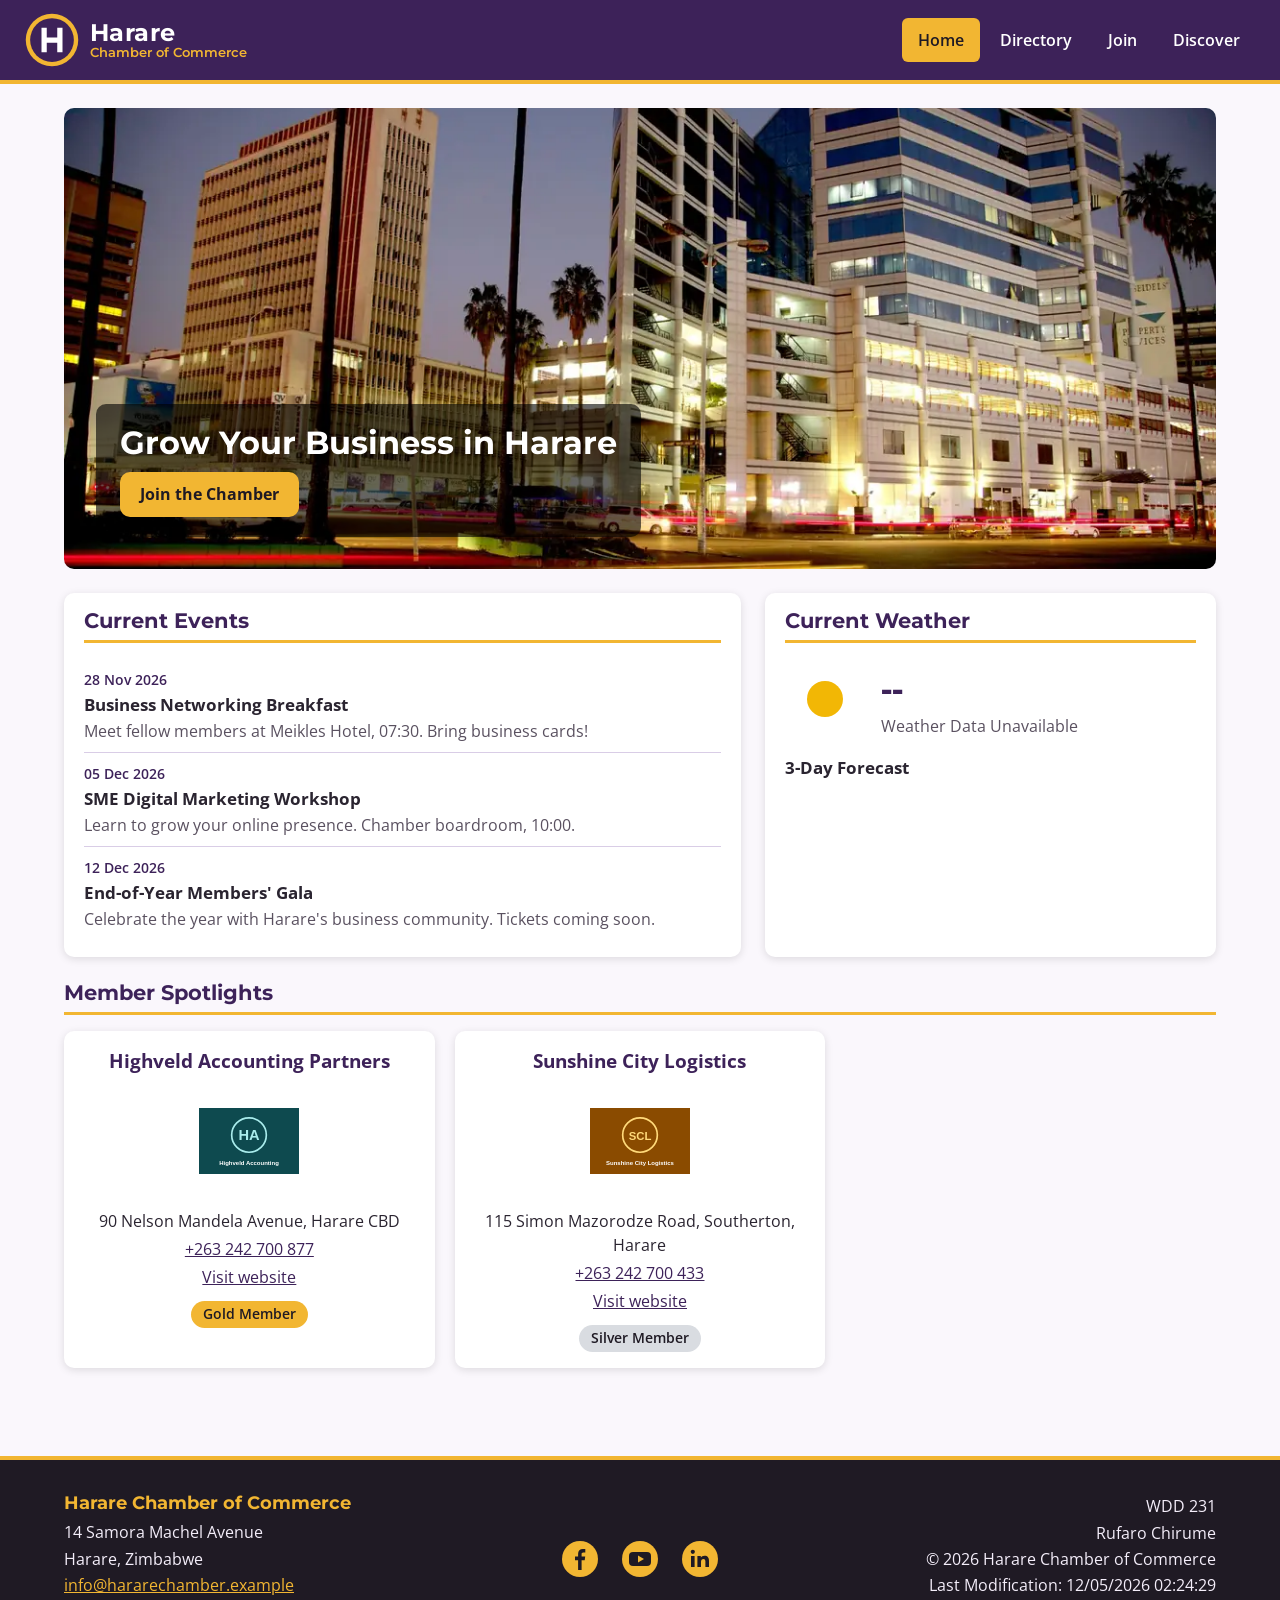
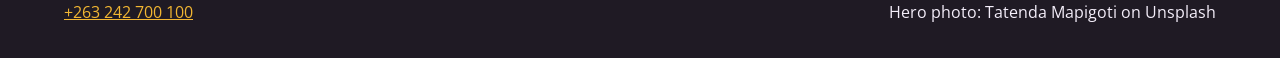
<file: chamber/index.html>
<!doctype html>
<html lang="en">
  <head>
    <meta charset="UTF-8" />
    <meta name="viewport" content="width=device-width, initial-scale=1.0" />
    <title>Harare Chamber of Commerce | Home</title>
    <meta
      name="description"
      content="The Harare Chamber of Commerce connects and grows local businesses in Zimbabwe's capital city through events, networking, and member spotlights."
    />
    <meta name="author" content="Rufaro Chirume" />

    <!-- Facebook / Open Graph -->
    <meta property="og:title" content="Harare Chamber of Commerce | Home" />
    <meta property="og:type" content="website" />
    <meta
      property="og:description"
      content="The Harare Chamber of Commerce connects and grows local businesses in Zimbabwe's capital city through events, networking, and member spotlights."
    />
    <meta
      property="og:image"
      content="https://ruffych594.github.io/wdd231/chamber/images/hero_small.jpg"
    />
    <meta
      property="og:url"
      content="https://ruffych594.github.io/wdd231/chamber/index.html"
    />
    <link rel="icon" href="images/favicon.ico" sizes="32x32" />
    <link rel="icon" href="images/favicon.svg" type="image/svg+xml" />

    <link rel="preconnect" href="https://fonts.googleapis.com" />
    <link rel="preconnect" href="https://fonts.gstatic.com" crossorigin />
    <link
      href="https://fonts.googleapis.com/css2?family=Montserrat:wght@600;700&family=Open+Sans:wght@400;600&display=swap"
      rel="stylesheet"
    />

    <link rel="stylesheet" href="styles/normalize.css" />
    <link rel="stylesheet" href="styles/small.css" />
    <link rel="stylesheet" href="styles/larger.css" />
    <link rel="stylesheet" href="styles/home.css" />

    <script src="scripts/navigation.js" defer></script>
    <script src="scripts/date.js" defer></script>
    <script src="scripts/weather.js" defer></script>
    <script src="scripts/spotlight.js" defer></script>
  </head>

  <body>
    <header>
      <div class="header-inner">
        <a class="brand" href="index.html">
          <img
            src="images/logo.svg"
            alt=""
            width="56"
            height="56"
          />
          <span class="brand-text">
            <span class="brand-name">Harare</span>
            <span class="brand-sub">Chamber of Commerce</span>
          </span>
        </a>
        <button
          id="menu-button"
          type="button"
          aria-label="Open navigation menu"
          aria-expanded="false"
          aria-controls="primary-nav"
        ></button>
      </div>
      <nav id="primary-nav" aria-label="Main navigation">
        <ul>
          <li><a href="index.html" class="active" aria-current="page">Home</a></li>
          <li><a href="directory.html">Directory</a></li>
          <li><a href="join.html">Join</a></li>
          <li><a href="discover.html">Discover</a></li>
        </ul>
      </nav>
    </header>

    <main class="home">
      <section class="hero">
        <picture>
          <source media="(max-width: 600px)" srcset="images/hero-small.webp" />
          <img
            src="images/hero-large.webp"
            alt="Office buildings and palm trees along Kwame Nkrumah Avenue in central Harare at dusk"
            width="1200"
            height="600"
            fetchpriority="high"
          />
        </picture>
        <div class="hero-content">
          <h1>Grow Your Business in Harare</h1>
          <a href="join.html" class="cta">Join the Chamber</a>
        </div>
      </section>

      <div class="home-grid">
        <section class="home-card events" aria-labelledby="events-heading">
          <h2 id="events-heading">Current Events</h2>
          <ul class="event-list">
            <li>
              <p class="event-date">28 Nov 2026</p>
              <h3>Business Networking Breakfast</h3>
              <p>Meet fellow members at Meikles Hotel, 07:30. Bring business cards!</p>
            </li>
            <li>
              <p class="event-date">05 Dec 2026</p>
              <h3>SME Digital Marketing Workshop</h3>
              <p>Learn to grow your online presence. Chamber boardroom, 10:00.</p>
            </li>
            <li>
              <p class="event-date">12 Dec 2026</p>
              <h3>End-of-Year Members' Gala</h3>
              <p>Celebrate the year with Harare's business community. Tickets coming soon.</p>
            </li>
          </ul>
        </section>

        <section class="home-card weather" aria-labelledby="weather-heading">
          <h2 id="weather-heading">Current Weather</h2>
          <div class="weather-now">
            <img
              id="weather-icon"
              src="images/weather-placeholder.svg"
              alt="Weather icon"
              width="80"
              height="80"
            />
            <div>
              <p><span id="current-temp" class="temp">--</span></p>
              <p id="weather-desc" class="desc">Loading…</p>
            </div>
          </div>
          <h3>3-Day Forecast</h3>
          <ul id="forecast" class="forecast"></ul>
        </section>
      </div>

      <section class="spotlights" aria-labelledby="spotlight-heading">
        <h2 id="spotlight-heading">Member Spotlights</h2>
        <div id="spotlight-container" class="spotlight-grid"></div>
      </section>
    </main>

    <footer>
      <div class="footer-inner">
        <section class="footer-contact">
          <h2>Harare Chamber of Commerce</h2>
          <p>14 Samora Machel Avenue</p>
          <p>Harare, Zimbabwe</p>
          <p>
            <a href="mailto:info@hararechamber.example"
              >info@hararechamber.example</a
            >
          </p>
          <p><a href="tel:+263242700100">+263 242 700 100</a></p>
        </section>

        <section class="footer-social" aria-label="Social media">
          <a href="https://www.facebook.com/" target="_blank" rel="noopener">
            <img src="images/facebook.svg" alt="Facebook" width="36" height="36" loading="lazy" />
          </a>
          <a href="https://www.youtube.com/" target="_blank" rel="noopener">
            <img src="images/youtube.svg" alt="YouTube" width="36" height="36" loading="lazy" />
          </a>
          <a href="https://www.linkedin.com/" target="_blank" rel="noopener">
            <img src="images/linkedin.svg" alt="LinkedIn" width="36" height="36" loading="lazy" />
          </a>
        </section>

        <section class="footer-dev">
          <p>WDD 231</p>
          <p>Rufaro Chirume</p>
          <p>
            &copy; <span id="current-year"></span> Harare Chamber of Commerce
          </p>
          <p id="last-modified"></p>
          <p>Hero photo: Tatenda Mapigoti on Unsplash</p>
        </section>
      </div>
    </footer>
  </body>
</html>
</file>
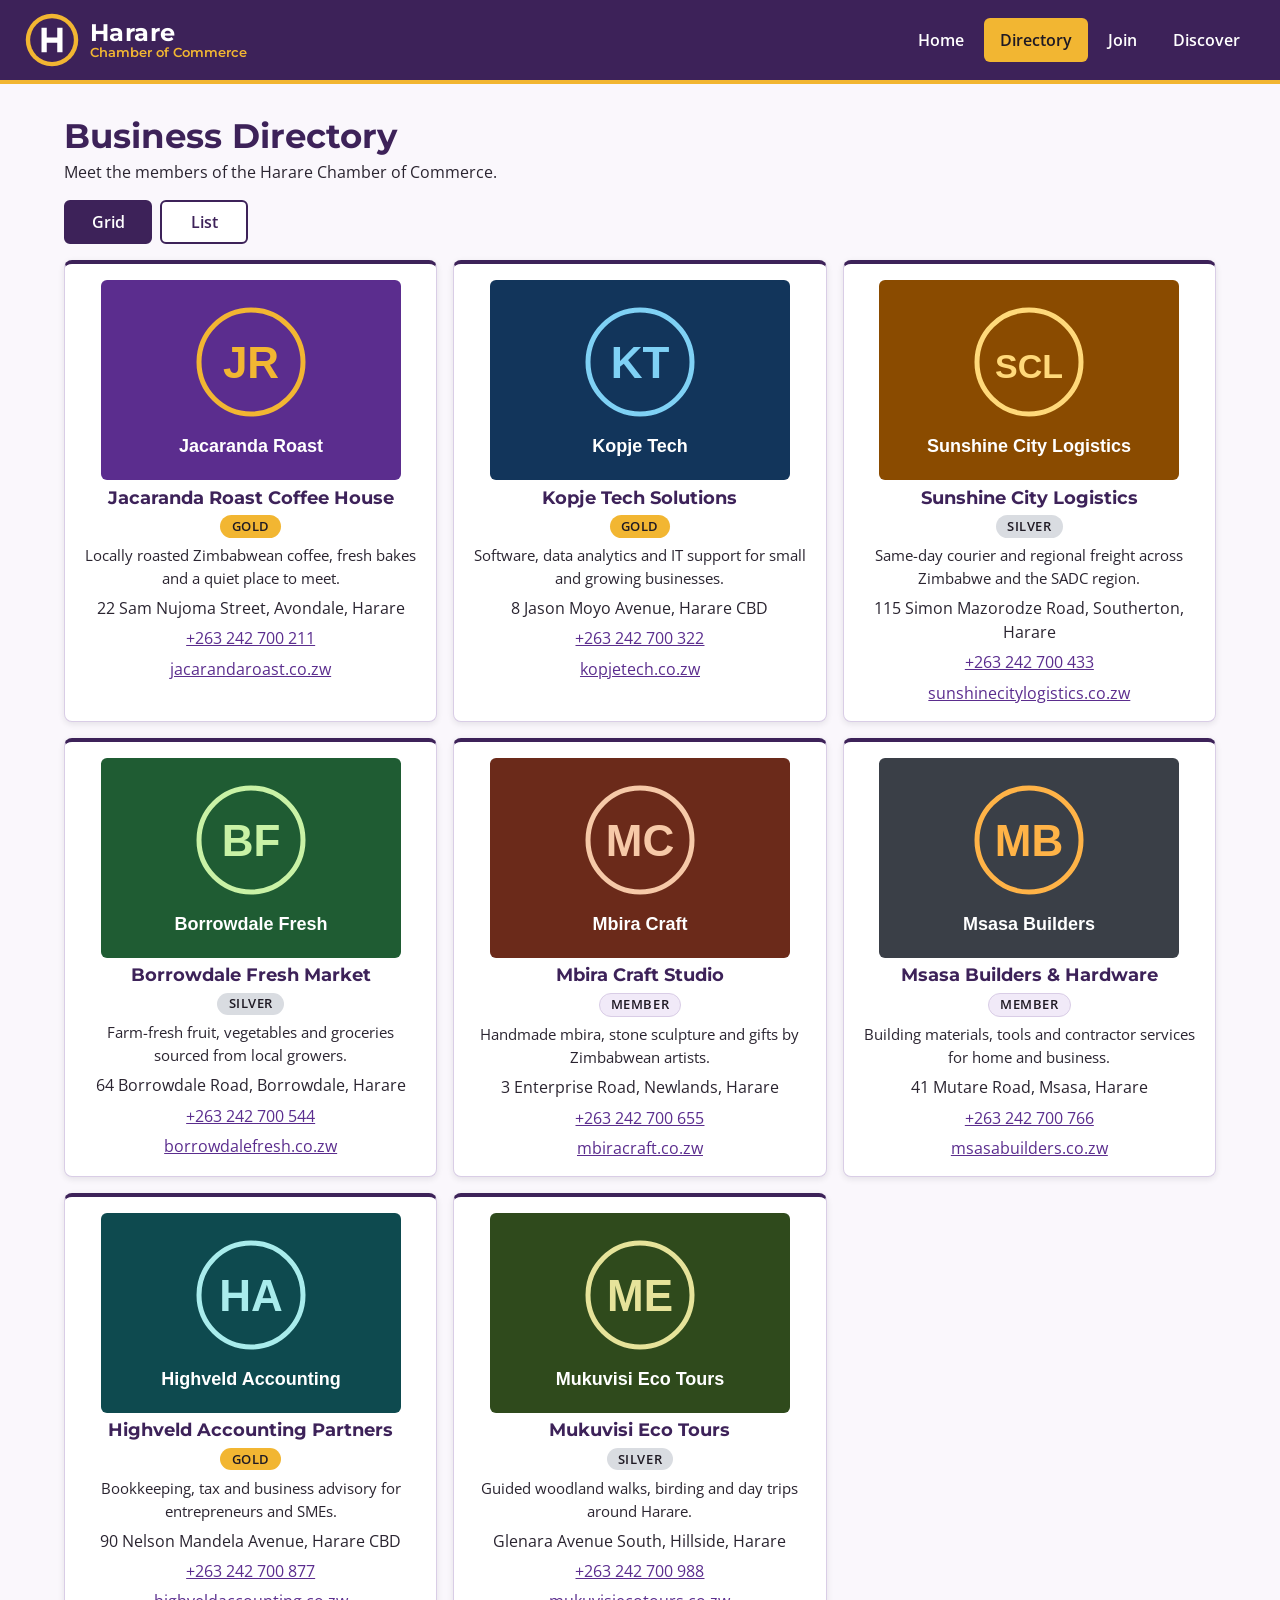
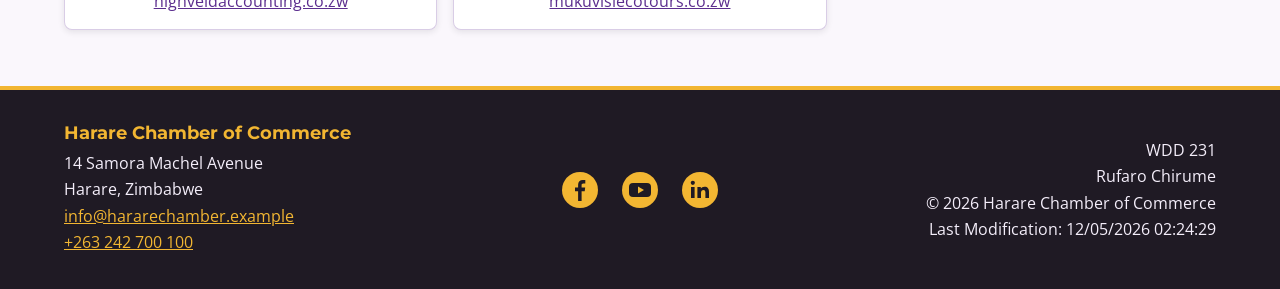
<file: chamber/directory.html>
<!doctype html>
<html lang="en">
  <head>
    <meta charset="UTF-8" />
    <meta name="viewport" content="width=device-width, initial-scale=1.0" />
    <title>Harare Chamber of Commerce | Business Directory</title>
    <meta
      name="description"
      content="Browse the member directory of the Harare Chamber of Commerce and find trusted local businesses across Zimbabwe's capital city."
    />
    <meta name="author" content="Rufaro Chirume" />

    <!-- Facebook / Open Graph -->
    <meta
      property="og:title"
      content="Harare Chamber of Commerce | Business Directory"
    />
    <meta property="og:type" content="website" />
    <meta
      property="og:description"
      content="Browse the member directory of the Harare Chamber of Commerce and find trusted local businesses across Zimbabwe's capital city."
    />
    <meta
      property="og:image"
      content="https://ruffych594.github.io/wdd231/chamber/images/og-directory.png"
    />
    <meta
      property="og:url"
      content="https://ruffych594.github.io/wdd231/chamber/directory.html"
    />
    <link rel="icon" href="images/favicon.ico" sizes="32x32" />
    <link rel="icon" href="images/favicon.svg" type="image/svg+xml" />

    <link rel="preconnect" href="https://fonts.googleapis.com" />
    <link rel="preconnect" href="https://fonts.gstatic.com" crossorigin />
    <link
      href="https://fonts.googleapis.com/css2?family=Montserrat:wght@600;700&family=Open+Sans:wght@400;600&display=swap"
      rel="stylesheet"
    />

    <link rel="stylesheet" href="styles/normalize.css" />
    <link rel="stylesheet" href="styles/small.css" />
    <link rel="stylesheet" href="styles/larger.css" />

    <script src="scripts/navigation.js" defer></script>
    <script src="scripts/date.js" defer></script>
    <script src="scripts/directory.js" defer></script>
  </head>

  <body>
    <header>
      <div class="header-inner">
        <a class="brand" href="index.html">
          <img
            src="images/logo.svg"
            alt=""
            width="56"
            height="56"
          />
          <span class="brand-text">
            <span class="brand-name">Harare</span>
            <span class="brand-sub">Chamber of Commerce</span>
          </span>
        </a>
        <button
          id="menu-button"
          type="button"
          aria-label="Open navigation menu"
          aria-expanded="false"
          aria-controls="primary-nav"
        ></button>
      </div>
      <nav id="primary-nav" aria-label="Main navigation">
        <ul>
          <li><a href="index.html">Home</a></li>
          <li>
            <a href="directory.html" class="active" aria-current="page"
              >Directory</a
            >
          </li>
          <li><a href="join.html">Join</a></li>
          <li><a href="discover.html">Discover</a></li>
        </ul>
      </nav>
    </header>

    <main>
      <h1>Business Directory</h1>
      <p class="intro">Meet the members of the Harare Chamber of Commerce.</p>

      <div
        class="view-toggle"
        role="group"
        aria-label="Choose how members are displayed"
      >
        <button
          id="grid-button"
          type="button"
          class="selected"
          aria-pressed="true"
        >
          Grid
        </button>
        <button id="list-button" type="button" aria-pressed="false">
          List
        </button>
      </div>

      <section
        id="members"
        class="grid"
        aria-label="Chamber members"
        aria-live="polite"
      ></section>
    </main>

    <footer>
      <div class="footer-inner">
        <section class="footer-contact">
          <h2>Harare Chamber of Commerce</h2>
          <p>14 Samora Machel Avenue</p>
          <p>Harare, Zimbabwe</p>
          <p>
            <a href="mailto:info@hararechamber.example"
              >info@hararechamber.example</a
            >
          </p>
          <p><a href="tel:+263242700100">+263 242 700 100</a></p>
        </section>

        <section class="footer-social" aria-label="Social media">
          <a href="https://www.facebook.com/" target="_blank" rel="noopener">
            <img
              src="images/facebook.svg"
              alt="Facebook"
              width="36"
              height="36"
              loading="lazy"
            />
          </a>
          <a href="https://www.youtube.com/" target="_blank" rel="noopener">
            <img
              src="images/youtube.svg"
              alt="YouTube"
              width="36"
              height="36"
              loading="lazy"
            />
          </a>
          <a href="https://www.linkedin.com/" target="_blank" rel="noopener">
            <img
              src="images/linkedin.svg"
              alt="LinkedIn"
              width="36"
              height="36"
              loading="lazy"
            />
          </a>
        </section>

        <section class="footer-dev">
          <p>WDD 231</p>
          <p>Rufaro Chirume</p>
          <p>
            &copy; <span id="current-year"></span> Harare Chamber of Commerce
          </p>
          <p id="last-modified"></p>
        </section>
      </div>
    </footer>
  </body>
</html>
</file>
<file: chamber/styles/small.css>
/* Harare Chamber of Commerce: base styles (mobile first, 320px and up) */

:root {
    /* Jacaranda purple and sunshine gold, for Harare the "Sunshine City" */
    --primary: #3d2259;
    --primary-light: #5b2d8e;
    --accent: #f2b632;
    --dark: #1f1a24;
    --text: #2a2430;
    --background: #faf7fc;
    --surface: #ffffff;
    --tint: #f1eaf8;
    --border: #d9cde6;
    --silver: #d9dce1;

    --heading-font: "Montserrat", "Segoe UI", Arial, sans-serif;
    --body-font: "Open Sans", "Segoe UI", Arial, sans-serif;
}

body {
    font-family: var(--body-font);
    font-size: 1rem;
    line-height: 1.5;
    color: var(--text);
    background-color: var(--background);
}

h1,
h2 {
    font-family: var(--heading-font);
    line-height: 1.2;
}

a {
    color: var(--primary-light);
}

a:focus-visible,
button:focus-visible {
    outline: 3px solid var(--accent);
    outline-offset: 2px;
}

/* ---------- Header ---------- */
header {
    background-color: var(--primary);
    color: #ffffff;
    border-bottom: 4px solid var(--accent);
}

.header-inner {
    display: flex;
    align-items: center;
    justify-content: space-between;
    gap: 0.5rem;
    padding: 0.75rem 1rem;
}

.brand {
    display: flex;
    align-items: center;
    gap: 0.6rem;
    color: #ffffff;
    text-decoration: none;
}

.brand img {
    width: 48px;
    height: 48px;
}

.brand-text {
    display: flex;
    flex-direction: column;
    font-family: var(--heading-font);
    line-height: 1.15;
}

.brand-name {
    font-size: 1.3rem;
    font-weight: 700;
    letter-spacing: 0.02em;
}

.brand-sub {
    font-size: 0.8rem;
    font-weight: 600;
    color: var(--accent);
}

/* ---------- Navigation ---------- */
#menu-button {
    width: 44px;
    height: 44px;
    padding: 0;
    font-size: 1.6rem;
    line-height: 1;
    color: #ffffff;
    background: none;
    border: 2px solid var(--accent);
    border-radius: 6px;
    cursor: pointer;
}

#menu-button::before {
    content: "\2630";
}

#menu-button.open::before {
    content: "\2715";
}

nav {
    display: none;
    background-color: var(--dark);
}

nav.open {
    display: block;
}

nav ul {
    list-style: none;
    margin: 0;
    padding: 0;
}

nav a {
    display: block;
    padding: 0.9rem 1rem;
    color: #ffffff;
    font-weight: 600;
    text-align: center;
    text-decoration: none;
    border-bottom: 1px solid rgb(255 255 255 / 15%);
}

nav a:hover {
    background-color: var(--primary-light);
}

nav a.active {
    color: var(--dark);
    background-color: var(--accent);
}

/* ---------- Main ---------- */
main {
    max-width: 1200px;
    margin: 0 auto;
    padding: 1rem;
}

h1 {
    margin: 0.5rem 0 0.25rem;
    font-size: 1.75rem;
    color: var(--primary);
}

.intro {
    margin: 0 0 1rem;
}

.view-toggle {
    display: flex;
    gap: 0.5rem;
    margin-bottom: 1rem;
}

.view-toggle button {
    min-width: 5.5rem;
    min-height: 44px;
    padding: 0.5rem 1rem;
    font-weight: 600;
    color: var(--primary);
    background-color: var(--surface);
    border: 2px solid var(--primary);
    border-radius: 6px;
    cursor: pointer;
}

.view-toggle button.selected {
    color: #ffffff;
    background-color: var(--primary);
}

.error {
    padding: 1rem;
    background-color: var(--tint);
    border-left: 4px solid var(--primary);
}

/* ---------- Members: shared ---------- */
.member-card h2 {
    margin: 0;
    font-size: 1.15rem;
    color: var(--primary);
}

.member-card p {
    margin: 0;
    overflow-wrap: anywhere;
}

.level {
    display: inline-block;
    padding: 0.1rem 0.7rem;
    font-size: 0.8rem;
    font-weight: 600;
    text-transform: uppercase;
    letter-spacing: 0.04em;
    color: var(--dark);
    border-radius: 999px;
}

.level-gold {
    background-color: var(--accent);
}

.level-silver {
    background-color: var(--silver);
}

.level-member {
    background-color: var(--tint);
    border: 1px solid var(--border);
}

/* ---------- Members: grid view (cards) ---------- */
#members.grid {
    display: grid;
    grid-template-columns: 1fr;
    gap: 1rem;
}

.grid .member-card {
    display: flex;
    flex-direction: column;
    align-items: center;
    gap: 0.4rem;
    padding: 1rem;
    text-align: center;
    background-color: var(--surface);
    border: 1px solid var(--border);
    border-top: 4px solid var(--primary);
    border-radius: 8px;
    box-shadow: 0 2px 6px rgb(31 26 36 / 10%);
}

.grid .member-card img {
    width: 100%;
    max-width: 300px;
    border-radius: 6px;
}

.grid .description {
    font-size: 0.95rem;
}

/* ---------- Members: list view (no images) ---------- */
#members.list {
    display: block;
    border: 1px solid var(--border);
    border-radius: 8px;
    overflow: hidden;
}

.list .member-card {
    display: grid;
    grid-template-columns: 1fr;
    gap: 0.2rem;
    padding: 0.75rem 1rem;
    background-color: var(--surface);
}

.list .member-card:nth-child(even) {
    background-color: var(--tint);
}

.list .member-card img,
.list .description {
    display: none;
}

.list .level {
    justify-self: start;
}

/* ---------- Footer ---------- */
footer {
    margin-top: 2rem;
    color: #f4eefa;
    background-color: var(--dark);
    border-top: 4px solid var(--accent);
}

.footer-inner {
    display: grid;
    grid-template-columns: 1fr;
    gap: 1.25rem;
    max-width: 1200px;
    margin: 0 auto;
    padding: 1.5rem 1rem;
    text-align: center;
}

footer h2 {
    margin: 0 0 0.4rem;
    font-size: 1.15rem;
    color: var(--accent);
}

footer p {
    margin: 0.15rem 0;
}

footer a {
    color: var(--accent);
}

.footer-social {
    display: flex;
    align-items: center;
    justify-content: center;
    gap: 1rem;
}

.footer-social a {
    display: inline-flex;
    padding: 4px;
}

.footer-social img {
    display: block;
    width: 36px;
    height: 36px;
}
</file>
<file: chamber/styles/larger.css>
/* Harare Chamber of Commerce: adjustments for wider screens */

@media (min-width: 640px) {

    /* Header: logo on the left, navigation on the right */
    header {
        display: flex;
        align-items: center;
        justify-content: space-between;
        padding: 0 1.5rem;
    }

    .header-inner {
        padding: 0.75rem 0;
    }

    .brand img {
        width: 56px;
        height: 56px;
    }

    .brand-name {
        font-size: 1.5rem;
    }

    #menu-button {
        display: none;
    }

    nav,
    nav.open {
        display: block;
        background-color: transparent;
    }

    nav ul {
        display: flex;
        gap: 0.25rem;
    }

    nav a {
        padding: 0.6rem 1rem;
        border-bottom: none;
        border-radius: 6px;
    }

    main {
        padding: 1.5rem;
    }

    h1 {
        font-size: 2.1rem;
    }

    /* Grid view: two cards per row */
    #members.grid {
        grid-template-columns: repeat(2, 1fr);
    }

    /* List view: one line per member */
    .list .member-card {
        grid-template-columns: 2fr 5.5rem 2.5fr 1.5fr 2fr;
        align-items: center;
        gap: 1rem;
    }

    .list .member-card h2 {
        font-size: 1rem;
    }

    .list .level {
        justify-self: center;
    }

    /* Footer: three columns */
    .footer-inner {
        grid-template-columns: 1fr auto 1fr;
        align-items: center;
        padding: 2rem 1.5rem;
        text-align: left;
    }

    .footer-dev {
        text-align: right;
    }
}

@media (min-width: 1000px) {

    /* Grid view: three cards per row */
    #members.grid {
        grid-template-columns: repeat(3, 1fr);
    }
}
</file>
<file: chamber/styles/home.css>
/* ===== Home page only — loads after small.css and larger.css =====
   Uses the site colour variables defined in small.css. */
.home {
  --home-primary: var(--primary);   /* deep purple */
  --home-dark: var(--dark);         /* dark text on gold */
  --home-accent: var(--accent);     /* gold */
  --home-muted: #5a5160;            /* secondary text */
  --home-radius: 10px;
  --home-shadow: 0 2px 8px rgba(0, 0, 0, 0.12);
}

/* ----- Hero ----- */
.hero {
  position: relative;
  margin-bottom: 1.5rem;
}

.hero img {
  display: block;
  width: 100%;
  height: auto;
  aspect-ratio: 2 / 1;
  object-fit: cover; /* scales without distortion */
  border-radius: var(--home-radius);
}

.hero-content {
  position: absolute;
  inset: auto 0 0 0;
  padding: 1rem;
  background: linear-gradient(rgba(0, 0, 0, 0.55), rgba(0, 0, 0, 0.85));
  border-radius: 0 0 var(--home-radius) var(--home-radius);
  color: #fff;
}

.hero h1 {
  margin: 0 0 0.6rem;
  font-size: 1.4rem;
  color: #fff;
}

.cta {
  display: inline-block;
  background: var(--home-accent);
  color: var(--home-dark);
  font-weight: 700;
  padding: 0.65rem 1.25rem;
  border-radius: var(--home-radius);
  text-decoration: none;
  box-shadow: var(--home-shadow);
}
.cta:hover,
.cta:focus-visible {
  background: var(--surface);
}

/* ----- Cards (repeated look for proximity and repetition) ----- */
.home-card,
.spotlight {
  background: var(--surface);
  border-radius: var(--home-radius);
  box-shadow: var(--home-shadow);
  padding: 1rem 1.25rem;
}

.home-card h2,
.spotlights h2 {
  margin: 0 0 1rem;
  padding-bottom: 0.4rem;
  border-bottom: 3px solid var(--home-accent);
  color: var(--home-primary);
  font-size: 1.3rem;
}

.home-grid {
  display: grid;
  gap: 1.5rem;
  margin-bottom: 1.5rem;
}

/* ----- Events ----- */
.event-list { list-style: none; margin: 0; padding: 0; }
.event-list li { padding: 0.6rem 0; border-bottom: 1px solid var(--border); }
.event-list li:last-child { border-bottom: none; }
.event-list h3 { margin: 0.1rem 0; font-size: 1.05rem; }
.event-list p { margin: 0; color: var(--home-muted); }
.event-list .event-date { font-weight: 600; color: var(--home-primary); font-size: 0.9rem; }

/* ----- Weather ----- */
.weather-now { display: flex; align-items: center; gap: 1rem; }
.weather-now p { margin: 0; }
.temp { font-size: 2.2rem; font-weight: 700; color: var(--home-primary); }
.desc { text-transform: capitalize; color: var(--home-muted); }
.weather h3 { margin: 1rem 0 0.5rem; font-size: 1.05rem; }

.forecast {
  list-style: none;
  margin: 0;
  padding: 0;
  display: grid;
  grid-template-columns: repeat(3, 1fr);
  gap: 0.5rem;
  text-align: center;
}
.forecast li { background: var(--tint); border-radius: 8px; padding: 0.5rem; }
.forecast .day { display: block; font-weight: 600; color: var(--home-primary); }

/* ----- Spotlights ----- */
.spotlights { margin-bottom: 2rem; }
.spotlight-grid { display: grid; gap: 1.25rem; }

.spotlight { text-align: center; }
.spotlight h3 { margin: 0 0 0.5rem; color: var(--home-primary); }
.spotlight img {
  width: 100px;
  height: 100px;
  object-fit: contain;
  margin: 0.5rem auto;
}
.spotlight p { margin: 0.25rem 0; }
.spotlight a { color: var(--home-primary); }

.badge {
  display: inline-block;
  margin-top: 0.5rem;
  padding: 0.2rem 0.75rem;
  border-radius: 999px;
  font-size: 0.85rem;
  font-weight: 600;
}
.badge.gold   { background: var(--home-accent); color: var(--home-dark); }
.badge.silver { background: var(--silver); color: var(--home-dark); }

/* ----- Larger screens: the main layout changes ----- */
@media (min-width: 768px) {
  .hero img { aspect-ratio: 5 / 2; }
  .hero-content {
    inset: auto auto 2rem 2rem;
    background: rgba(0, 0, 0, 0.6);
    border-radius: var(--home-radius);
    padding: 1.25rem 1.5rem;
  }
  .hero h1 { font-size: 2rem; }

  .home-grid { grid-template-columns: 3fr 2fr; }
  .spotlight-grid { grid-template-columns: repeat(3, 1fr); }
}
</file>
